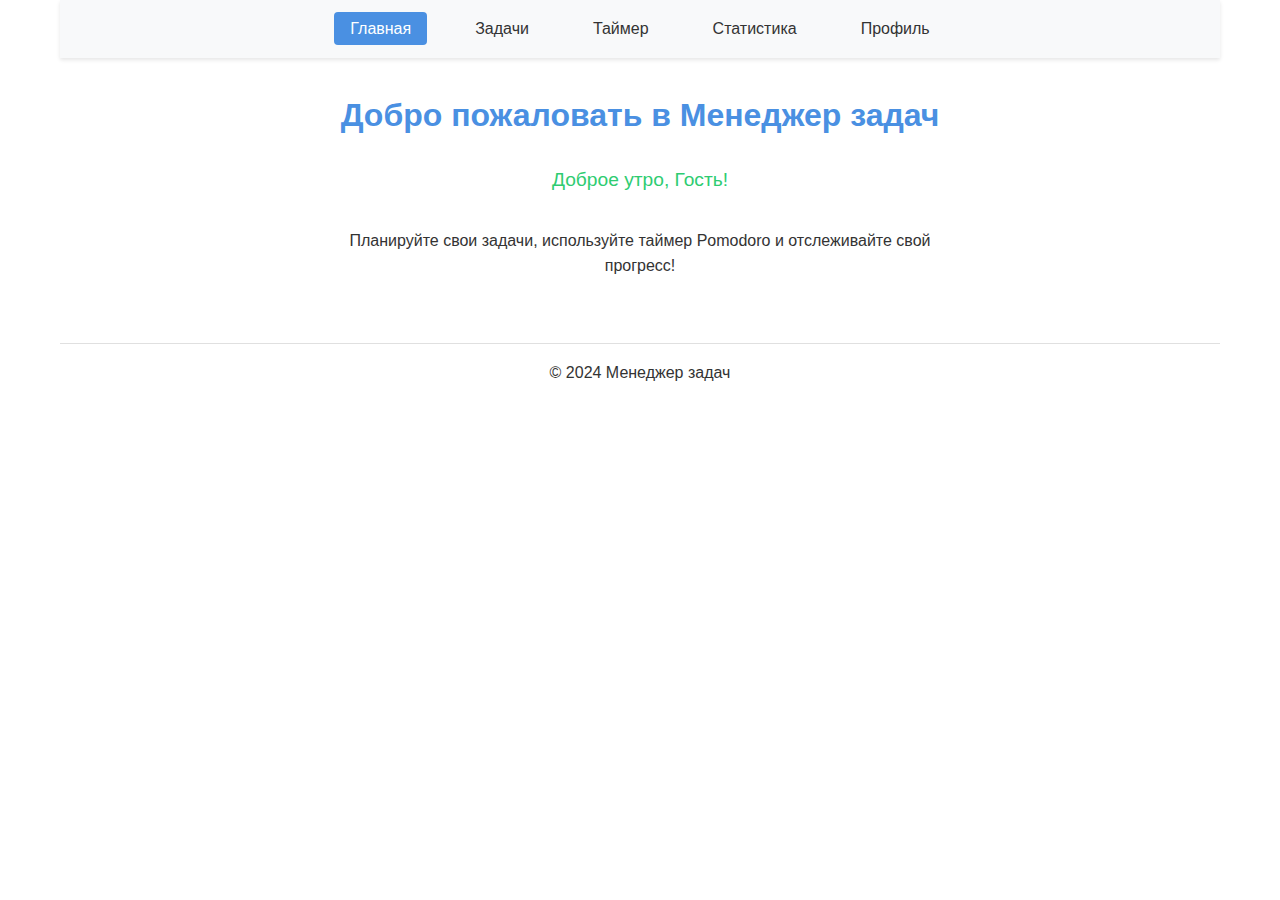
<file: index.html>
<!DOCTYPE html>
<html lang="ru">
<head>
    <meta charset="UTF-8">
    <meta name="viewport" content="width=device-width, initial-scale=1.0">
    <title>Менеджер задач - Главная</title>
    <link rel="stylesheet" href="css/style.css">
</head>
<body>
    <div class="container">
        <header>
            <nav class="main-nav">
                <ul>
                    <li><a href="index.html" class="active">Главная</a></li>
                    <li><a href="tasks.html">Задачи</a></li>
                    <li><a href="timer.html">Таймер</a></li>
                    <li><a href="stats.html">Статистика</a></li>
                    <li><a href="profile.html">Профиль</a></li>
                </ul>
            </nav>
        </header>

        <main>
            <h1>Добро пожаловать в Менеджер задач</h1>
            <div id="userGreeting" class="greeting">
                <!-- Приветствие будет добавлено через JavaScript -->
            </div>
            <div class="description">
                <p>Планируйте свои задачи, используйте таймер Pomodoro и отслеживайте свой прогресс!</p>
            </div>
        </main>

        <footer>
            <p>&copy; 2024 Менеджер задач</p>
        </footer>
    </div>

    <script>
        // Получаем имя пользователя из localStorage
        document.addEventListener('DOMContentLoaded', () => {
            const userName = localStorage.getItem('userName') || 'Гость';
            const greetingElement = document.getElementById('userGreeting');
            const hours = new Date().getHours();
            let greeting = '';

            if (hours >= 5 && hours < 12) {
                greeting = 'Доброе утро';
            } else if (hours >= 12 && hours < 18) {
                greeting = 'Добрый день';
            } else if (hours >= 18 && hours < 23) {
                greeting = 'Добрый вечер';
            } else {
                greeting = 'Доброй ночи';
            }

            greetingElement.textContent = `${greeting}, ${userName}!`;
        });
    </script>
</body>
</html>
</file>
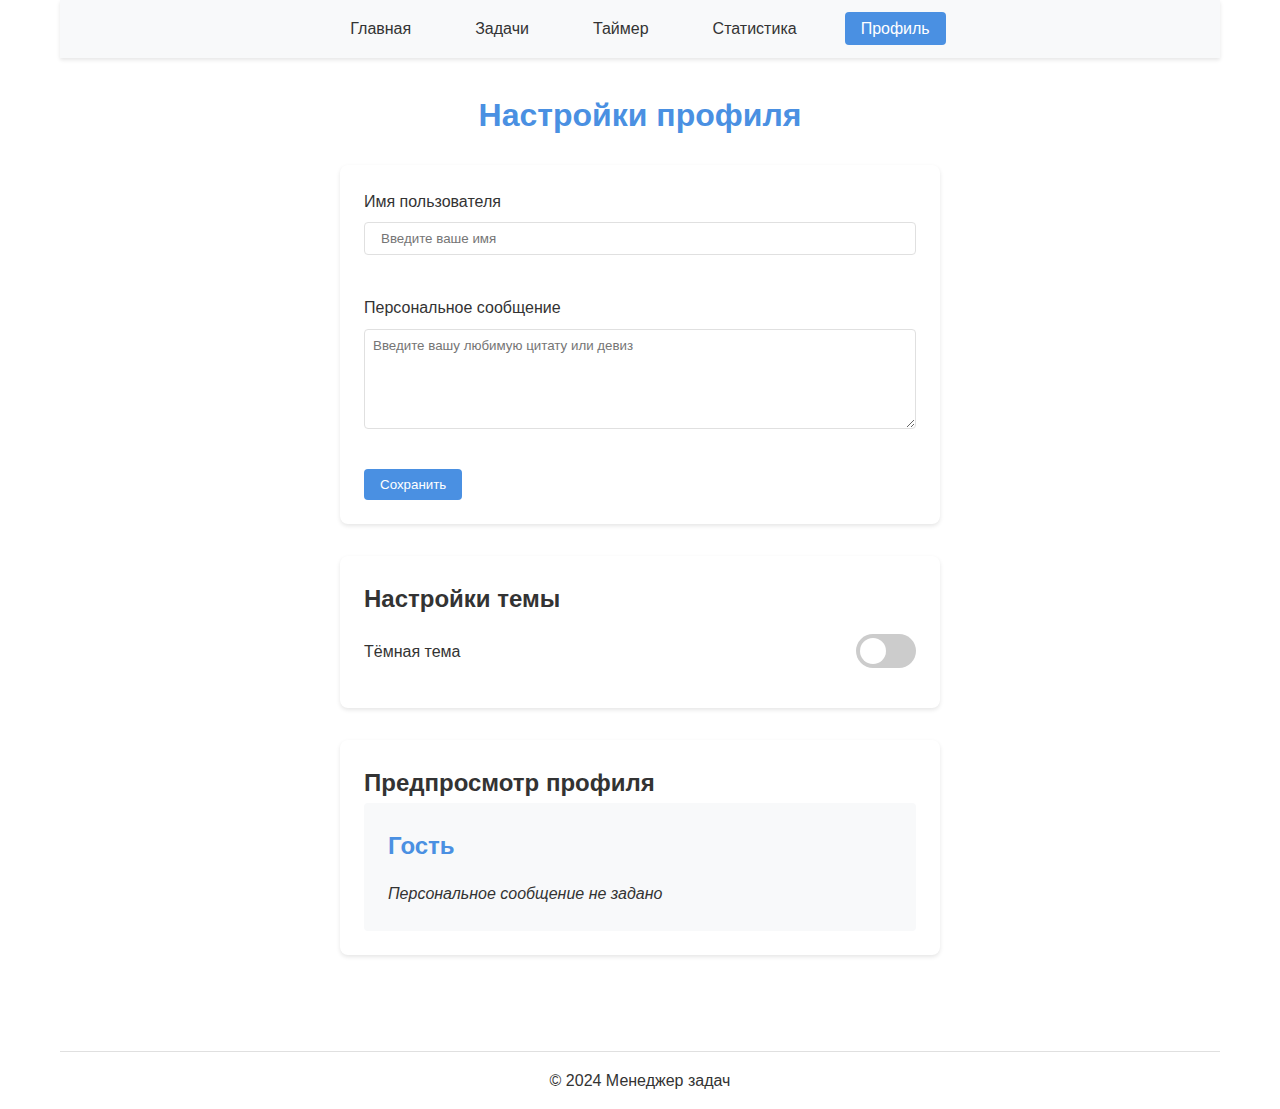
<file: profile.html>
<!DOCTYPE html>
<html lang="ru">
<head>
    <meta charset="UTF-8">
    <meta name="viewport" content="width=device-width, initial-scale=1.0">
    <title>Менеджер задач - Профиль</title>
    <link rel="stylesheet" href="css/style.css">
</head>
<body>
    <div class="container">
        <header>
            <nav class="main-nav">
                <ul>
                    <li><a href="index.html">Главная</a></li>
                    <li><a href="tasks.html">Задачи</a></li>
                    <li><a href="timer.html">Таймер</a></li>
                    <li><a href="stats.html">Статистика</a></li>
                    <li><a href="profile.html" class="active">Профиль</a></li>
                </ul>
            </nav>
        </header>

        <main>
            <h1>Настройки профиля</h1>
            
            <div class="card profile-card">
                <form id="profileForm" class="profile-form">
                    <div class="form-group">
                        <label for="userName">Имя пользователя</label>
                        <input type="text" id="userName" placeholder="Введите ваше имя" required>
                    </div>

                    <div class="form-group">
                        <label for="userQuote">Персональное сообщение</label>
                        <textarea id="userQuote" placeholder="Введите вашу любимую цитату или девиз" rows="3"></textarea>
                    </div>

                    <button type="submit" class="save-btn">Сохранить</button>
                </form>
            </div>

            <div class="card theme-card">
                <h2>Настройки темы</h2>
                <div class="theme-toggle">
                    <span class="theme-label">Тёмная тема</span>
                    <label class="switch">
                        <input type="checkbox" id="themeToggle">
                        <span class="slider round"></span>
                    </label>
                </div>
            </div>

            <div class="card preview-card">
                <h2>Предпросмотр профиля</h2>
                <div class="profile-preview">
                    <div id="previewName" class="preview-name"></div>
                    <div id="previewQuote" class="preview-quote"></div>
                </div>
            </div>
        </main>

        <footer>
            <p>&copy; 2024 Менеджер задач</p>
        </footer>
    </div>

    <script src="js/profile.js"></script>
</body>
</html>
</file>
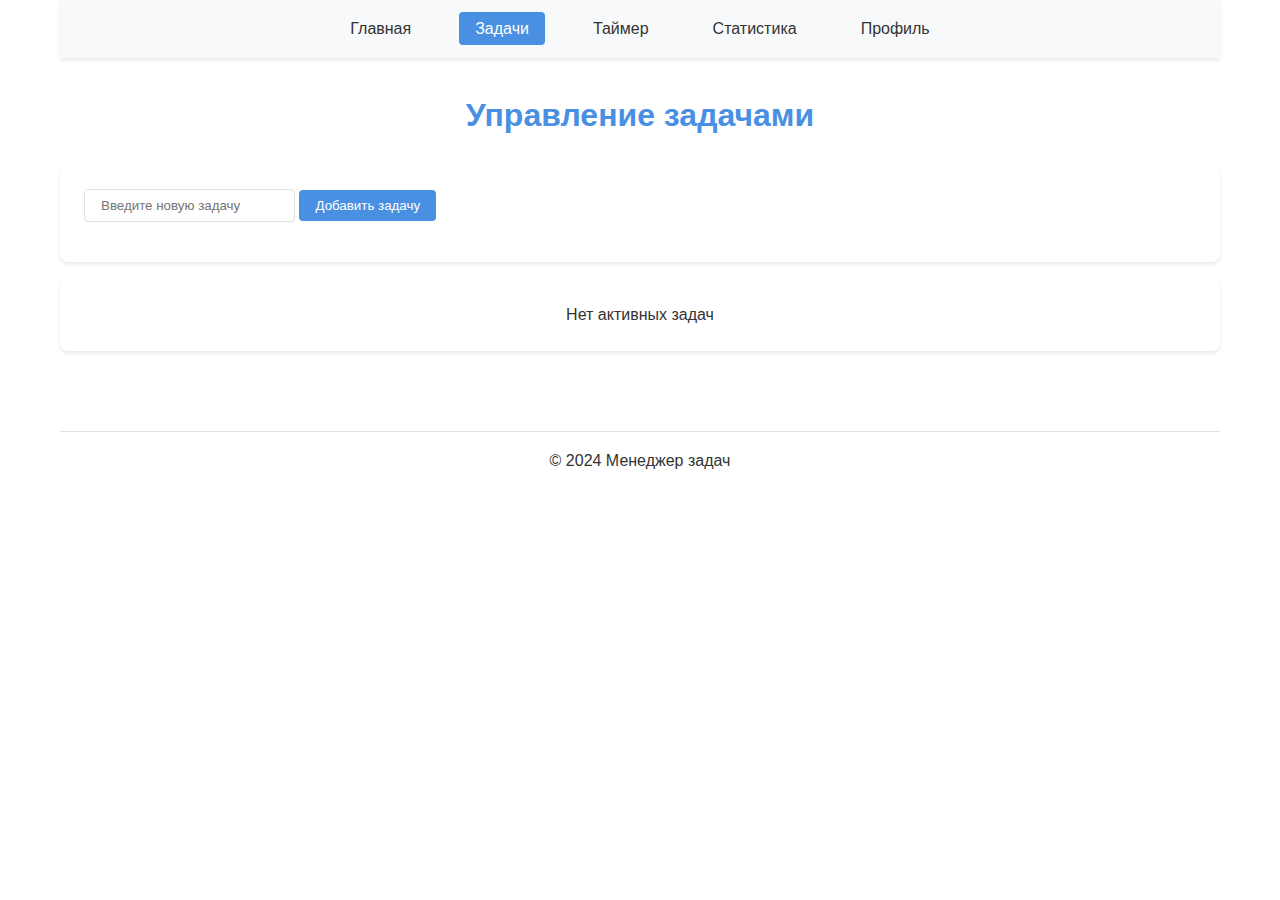
<file: tasks.html>
<!DOCTYPE html>
<html lang="ru">
<head>
    <meta charset="UTF-8">
    <meta name="viewport" content="width=device-width, initial-scale=1.0">
    <title>Менеджер задач - Задачи</title>
    <link rel="stylesheet" href="css/style.css">
</head>
<body>
    <div class="container">
        <header>
            <nav class="main-nav">
                <ul>
                    <li><a href="index.html">Главная</a></li>
                    <li><a href="tasks.html" class="active">Задачи</a></li>
                    <li><a href="timer.html">Таймер</a></li>
                    <li><a href="stats.html">Статистика</a></li>
                    <li><a href="profile.html">Профиль</a></li>
                </ul>
            </nav>
        </header>

        <main>
            <h1>Управление задачами</h1>
            
            <div class="card">
                <form id="taskForm" class="task-form">
                    <div class="form-group">
                        <input type="text" id="taskInput" placeholder="Введите новую задачу" required>
                        <button type="submit">Добавить задачу</button>
                    </div>
                </form>
            </div>

            <div class="card">
                <div id="taskList" class="task-list">
                    <!-- Задачи будут добавлены через JavaScript -->
                </div>
            </div>
        </main>

        <footer>
            <p>&copy; 2024 Менеджер задач</p>
        </footer>
    </div>

    <script src="js/tasks.js"></script>
</body>
</html>
</file>
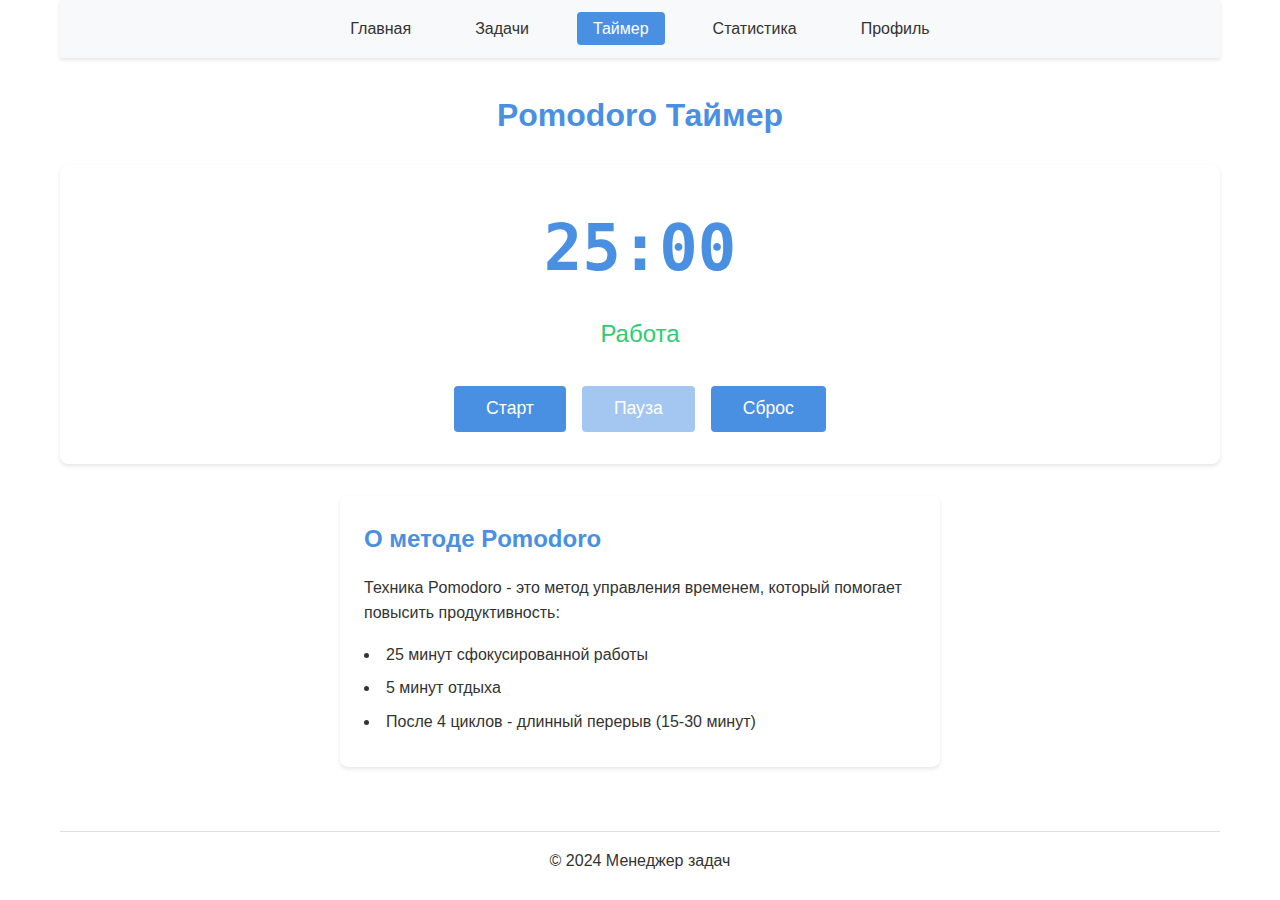
<file: timer.html>
<!DOCTYPE html>
<html lang="ru">
<head>
    <meta charset="UTF-8">
    <meta name="viewport" content="width=device-width, initial-scale=1.0">
    <title>Менеджер задач - Pomodoro таймер</title>
    <link rel="stylesheet" href="css/style.css">
</head>
<body>
    <div class="container">
        <header>
            <nav class="main-nav">
                <ul>
                    <li><a href="index.html">Главная</a></li>
                    <li><a href="tasks.html">Задачи</a></li>
                    <li><a href="timer.html" class="active">Таймер</a></li>
                    <li><a href="stats.html">Статистика</a></li>
                    <li><a href="profile.html">Профиль</a></li>
                </ul>
            </nav>
        </header>

        <main>
            <h1>Pomodoro Таймер</h1>
            
            <div class="card timer-card">
                <div id="timerDisplay" class="timer-display">25:00</div>
                <div id="timerStatus" class="timer-status">Работа</div>
                
                <div class="timer-controls">
                    <button id="startBtn" class="timer-btn">Старт</button>
                    <button id="pauseBtn" class="timer-btn" disabled>Пауза</button>
                    <button id="resetBtn" class="timer-btn">Сброс</button>
                </div>
            </div>

            <div class="card info-card">
                <h2>О методе Pomodoro</h2>
                <p>Техника Pomodoro - это метод управления временем, который помогает повысить продуктивность:</p>
                <ul>
                    <li>25 минут сфокусированной работы</li>
                    <li>5 минут отдыха</li>
                    <li>После 4 циклов - длинный перерыв (15-30 минут)</li>
                </ul>
            </div>
        </main>

        <footer>
            <p>&copy; 2024 Менеджер задач</p>
        </footer>
    </div>

    <audio id="timerSound" src="assets/sounds/timer-end.mp3"></audio>
    <script src="js/timer.js"></script>
</body>
</html>
</file>
<file: css/style.css>
:root {
    --primary-color: #4a90e2;
    --secondary-color: #2ecc71;
    --background-color: #ffffff;
    --text-color: #333333;
    --nav-bg: #f8f9fa;
    --card-bg: #ffffff;
    --border-color: #e0e0e0;
    --shadow-color: rgba(0, 0, 0, 0.1);
}

[data-theme="dark"] {
    --primary-color: #5a9cf0;
    --secondary-color: #3ed881;
    --background-color: #1a1a1a;
    --text-color: #ffffff;
    --nav-bg: #2d2d2d;
    --card-bg: #2d2d2d;
    --border-color: #404040;
    --shadow-color: rgba(0, 0, 0, 0.3);
}

* {
    margin: 0;
    padding: 0;
    box-sizing: border-box;
}

body {
    font-family: 'Segoe UI', Tahoma, Geneva, Verdana, sans-serif;
    line-height: 1.6;
    color: var(--text-color);
    background-color: var(--background-color);
    transition: background-color 0.3s, color 0.3s;
}

.container {
    max-width: 1200px;
    margin: 0 auto;
    padding: 0 20px;
}

/* Header and Navigation */
header {
    background-color: var(--nav-bg);
    padding: 1rem 0;
    box-shadow: 0 2px 4px var(--shadow-color);
}

.main-nav ul {
    list-style: none;
    display: flex;
    justify-content: center;
    gap: 2rem;
}

.main-nav a {
    text-decoration: none;
    color: var(--text-color);
    font-weight: 500;
    padding: 0.5rem 1rem;
    border-radius: 4px;
    transition: all 0.3s ease;
}

.main-nav a:hover,
.main-nav a.active {
    background-color: var(--primary-color);
    color: white;
}

/* Main Content */
main {
    padding: 2rem 0;
}

h1 {
    color: var(--primary-color);
    margin-bottom: 1.5rem;
    text-align: center;
}

.greeting {
    text-align: center;
    font-size: 1.2rem;
    margin-bottom: 2rem;
    color: var(--secondary-color);
}

.description {
    text-align: center;
    max-width: 600px;
    margin: 0 auto;
}

/* Cards and Forms */
.card {
    background-color: var(--card-bg);
    border-radius: 8px;
    padding: 1.5rem;
    margin-bottom: 1rem;
    box-shadow: 0 2px 4px var(--shadow-color);
}

.form-group {
    margin-bottom: 1rem;
}

input, button {
    padding: 0.5rem 1rem;
    border-radius: 4px;
    border: 1px solid var(--border-color);
}

button {
    background-color: var(--primary-color);
    color: white;
    border: none;
    cursor: pointer;
    transition: background-color 0.3s;
}

button:hover {
    background-color: var(--secondary-color);
}

/* Footer */
footer {
    text-align: center;
    padding: 1rem 0;
    margin-top: 2rem;
    border-top: 1px solid var(--border-color);
}

/* Responsive Design */
@media (max-width: 768px) {
    .main-nav ul {
        flex-direction: column;
        align-items: center;
        gap: 1rem;
    }

    .container {
        padding: 0 1rem;
    }
}

/* Animations */
@keyframes fadeIn {
    from {
        opacity: 0;
        transform: translateY(20px);
    }
    to {
        opacity: 1;
        transform: translateY(0);
    }
}

.fade-in {
    animation: fadeIn 0.5s ease-out;
}

/* Utility Classes */
.text-center {
    text-align: center;
}

.mt-1 { margin-top: 1rem; }
.mt-2 { margin-top: 2rem; }
.mb-1 { margin-bottom: 1rem; }
.mb-2 { margin-bottom: 2rem; }
</file>
